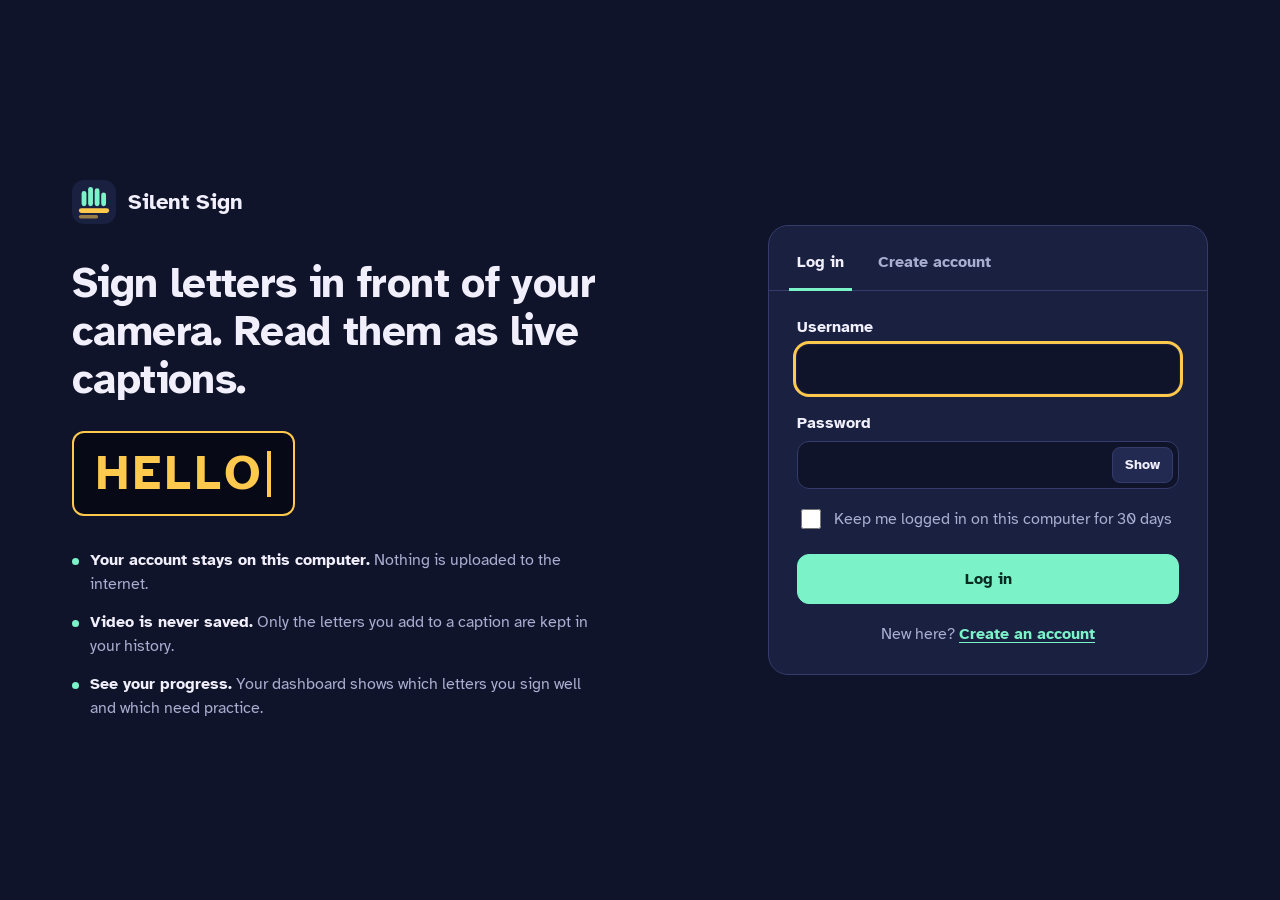
<file: login.html>
<!DOCTYPE html>
<html lang="en">
<head>
<meta charset="UTF-8">
<meta name="viewport" content="width=device-width, initial-scale=1, viewport-fit=cover">
<title>Log in · Silent Sign</title>
<link rel="icon" href="assets/logo.svg" type="image/svg+xml">
<link rel="preconnect" href="https://fonts.googleapis.com">
<link rel="preconnect" href="https://fonts.gstatic.com" crossorigin>
<link href="https://fonts.googleapis.com/css2?family=Atkinson+Hyperlegible:ital,wght@0,400;0,700;1,400&display=swap" rel="stylesheet">
<link rel="stylesheet" href="css/style.css">
<link rel="stylesheet" href="css/auth.css">
</head>
<body class="auth-body">
<main class="auth">
  <section class="auth-intro" aria-labelledby="intro-title">
    <div class="brand">
      <img src="assets/logo.svg" alt="" width="44" height="44">
      <span class="brand-name">Silent Sign</span>
    </div>
    <h1 id="intro-title">Sign letters in front of your camera. Read them as live captions.</h1>
    <div class="caption-demo" aria-hidden="true">
      <span class="demo-letter">H</span><span class="demo-letter">E</span><span class="demo-letter">L</span><span class="demo-letter">L</span><span class="demo-letter">O</span><span class="caret"></span>
    </div>
    <ul class="intro-points">
      <li><strong>Your account stays on this computer.</strong> Nothing is uploaded to the internet.</li>
      <li><strong>Video is never saved.</strong> Only the letters you add to a caption are kept in your history.</li>
      <li><strong>See your progress.</strong> Your dashboard shows which letters you sign well and which need practice.</li>
    </ul>
  </section>

  <section class="auth-card" aria-label="Account">
    <div class="tabs" role="tablist" aria-label="Log in or create an account">
      <button type="button" role="tab" id="tab-login" aria-controls="auth-form" aria-selected="true">Log in</button>
      <button type="button" role="tab" id="tab-signup" aria-controls="auth-form" aria-selected="false" tabindex="-1">Create account</button>
    </div>

    <form id="auth-form" role="tabpanel" aria-labelledby="tab-login" novalidate>
      <h2 class="sr-only" id="form-title">Log in</h2>
      <div class="form-error" id="form-error" role="alert" hidden></div>

      <div class="field">
        <label for="username">Username</label>
        <input id="username" name="username" type="text" autocomplete="username" autocapitalize="none"
               spellcheck="false" required minlength="3" maxlength="32" aria-describedby="username-msg">
        <p class="field-msg" id="username-msg"></p>
      </div>

      <div class="field">
        <label for="password">Password</label>
        <div class="password-wrap">
          <input id="password" name="password" type="password" autocomplete="current-password"
                 required minlength="8" maxlength="128" aria-describedby="password-msg">
          <button type="button" class="reveal" id="reveal" aria-pressed="false" aria-controls="password">Show</button>
        </div>
        <p class="field-msg" id="password-msg"></p>
      </div>

      <div class="field" id="confirm-field" hidden>
        <label for="confirm">Confirm password</label>
        <input id="confirm" name="confirm" type="password" autocomplete="new-password" maxlength="128"
               aria-describedby="confirm-msg">
        <p class="field-msg" id="confirm-msg"></p>
      </div>

      <label class="check" id="remember-row">
        <input type="checkbox" id="remember">
        <span>Keep me logged in on this computer for 30 days</span>
      </label>

      <button type="submit" class="btn btn-primary btn-block" id="submit">Log in</button>
      <p class="switch-hint" id="switch-hint">New here? <button type="button" class="link" id="switch">Create an account</button></p>
    </form>
  </section>
</main>

<script src="js/api.js"></script>
<script src="js/login.js"></script>
</body>
</html>
</file>
<file: css/style.css>
/* Silent Sign - stylesheet
   Palette: indigo night base, caption amber for text the signer produced,
   landmark mint only for "a hand is being tracked", coral for errors. */

:root {
  --night: #10142B;
  --surface: #1A2040;
  --raised: #232A52;
  --line: #343C6B;
  --text: #F1EFFB;
  --muted: #A9ADCF;
  --amber: #FFC94D;
  --amber-ink: #2A1F00;
  --mint: #7CF2C9;
  --coral: #FF7A6B;

  --font: "Atkinson Hyperlegible", "Segoe UI", system-ui, -apple-system, sans-serif;
  --radius-lg: 20px;
  --radius-md: 12px;
  --radius-sm: 8px;
  --gap: clamp(14px, 2vw, 22px);
}

* { box-sizing: border-box; }

html { -webkit-text-size-adjust: 100%; }

body {
  margin: 0;
  min-height: 100vh;
  background: var(--night);
  color: var(--text);
  font-family: var(--font);
  font-size: 1rem;
  line-height: 1.5;
  padding: env(safe-area-inset-top, 0) env(safe-area-inset-right, 0)
           env(safe-area-inset-bottom, 0) env(safe-area-inset-left, 0);
}

h1, h2, h3, p { margin: 0; }

.sr-only {
  position: absolute; width: 1px; height: 1px; padding: 0; margin: -1px;
  overflow: hidden; clip: rect(0 0 0 0); white-space: nowrap; border: 0;
}

.skip-link {
  position: absolute; left: 12px; top: -60px; z-index: 50;
  background: var(--amber); color: var(--amber-ink); padding: 10px 14px;
  border-radius: var(--radius-sm); font-weight: 700; text-decoration: none;
}
.skip-link:focus { top: 12px; }

:focus-visible { outline: 3px solid var(--amber); outline-offset: 3px; }

/* ---------------------------------------------------------------- header */
.topbar {
  display: flex; align-items: center; justify-content: space-between;
  flex-wrap: wrap; gap: 14px;
  max-width: 1320px; margin: 0 auto;
  padding: 18px var(--gap) 10px;
}
.brand { display: flex; align-items: center; gap: 12px; }
.brand img { display: block; border-radius: 11px; }
.brand h1 { font-size: 1.45rem; font-weight: 700; letter-spacing: -0.01em; line-height: 1.1; }
.brand-sub { color: var(--muted); font-size: 0.92rem; }

.status-row { display: flex; flex-wrap: wrap; gap: 8px; }
.status-pill {
  display: inline-flex; align-items: center; gap: 8px;
  padding: 6px 12px; border-radius: 999px;
  background: var(--surface); border: 1px solid var(--line);
  font-size: 0.88rem; color: var(--muted);
}
.status-pill .dot { width: 9px; height: 9px; border-radius: 50%; background: var(--muted); flex: none; }
.status-pill[data-state="ok"] .dot,
.status-pill[data-state="live"] .dot,
.status-pill[data-state="running"] .dot { background: var(--mint); }
.status-pill[data-state="ok"],
.status-pill[data-state="live"],
.status-pill[data-state="running"] { color: var(--text); }
.status-pill[data-state="paused"] .dot,
.status-pill[data-state="requesting"] .dot,
.status-pill[data-state="checking"] .dot { background: var(--amber); }
.status-pill[data-state="error"] .dot { background: var(--coral); }
.status-pill[data-state="error"] { color: var(--text); border-color: var(--coral); }
.status-pill[data-state="running"] .dot { animation: pulse 1.6s ease-in-out infinite; }

@keyframes pulse { 50% { opacity: 0.35; } }

/* ---------------------------------------------------------------- banner */
#banner {
  max-width: 1320px;
  margin: 6px auto 0;
  width: calc(100% - 2 * var(--gap));
  display: flex; gap: 14px; align-items: center; flex-wrap: wrap;
  padding: 12px 16px;
  border: 1px solid var(--coral);
  border-radius: var(--radius-md);
  background: rgba(255, 122, 107, 0.12);
}
#banner[hidden] { display: none; }
#banner p { flex: 1 1 320px; }
#banner button[hidden] { display: none; }

/* ---------------------------------------------------------------- layout */
.layout {
  max-width: 1320px; margin: 0 auto;
  padding: 12px var(--gap) 40px;
  display: grid;
  grid-template-columns: minmax(0, 1.75fr) minmax(300px, 1fr);
  grid-template-areas:
    "stage   reading"
    "caption caption"
    "reply   reply"
    "letters about";
  gap: var(--gap);
}
.stage { grid-area: stage; min-width: 0; }
.reading { grid-area: reading; }
.caption-strip { grid-area: caption; }
.reply { grid-area: reply; }
.letters { grid-area: letters; }
.about { grid-area: about; }

.reading, .letters, .about, .reply {
  background: var(--surface);
  border: 1px solid var(--line);
  border-radius: var(--radius-lg);
  padding: 20px;
}
.panel-title { font-size: 1.05rem; font-weight: 700; margin-bottom: 14px; }
.panel-subtitle { font-size: 0.95rem; font-weight: 700; margin: 22px 0 10px; color: var(--muted); }
.muted { color: var(--muted); }

/* ---------------------------------------------------------------- camera */
.video-frame {
  position: relative;
  aspect-ratio: 4 / 3;
  background: #0A0D1F;
  border: 1px solid var(--line);
  border-radius: var(--radius-lg);
  overflow: hidden;
}
.video-frame[data-state="live"] { border-color: #2F5F57; }
.video-frame video,
.video-frame canvas {
  position: absolute; inset: 0; width: 100%; height: 100%;
  object-fit: cover;
  transform: scaleX(-1);          /* mirror so it behaves like a mirror */
}
.video-frame video { opacity: 0; transition: opacity 0.3s; }
.video-frame[data-state="live"] video { opacity: 1; }

.video-empty, .video-message {
  position: absolute; inset: 0;
  display: flex; flex-direction: column; justify-content: center;
  padding: clamp(20px, 5vw, 56px);
  gap: 16px;
}
.video-empty h2, .video-message h2 { font-size: clamp(1.3rem, 2.6vw, 1.9rem); line-height: 1.2; max-width: 22ch; }
.video-message[hidden], .video-empty[hidden] { display: none; }
.video-message { background: rgba(16, 20, 43, 0.94); align-items: flex-start; }
.video-message p { color: var(--muted); max-width: 60ch; }

.steps { margin: 0; padding-left: 1.4em; display: grid; gap: 8px; max-width: 58ch; }
.steps li::marker { color: var(--amber); font-weight: 700; }
.hint { color: var(--muted); font-size: 0.92rem; }

.hand-chip {
  position: absolute; left: 14px; bottom: 14px;
  padding: 6px 12px; border-radius: 999px;
  background: rgba(16, 20, 43, 0.82); border: 1px solid var(--line);
  font-size: 0.9rem;
}
.hand-chip[data-hands="1"], .hand-chip[data-hands="2"] { border-color: var(--mint); color: var(--mint); }
.hand-chip[hidden] { display: none; }

.controls { display: flex; flex-wrap: wrap; gap: 10px; margin-top: 14px; align-items: center; }

/* ---------------------------------------------------------------- buttons */
.btn {
  font: inherit; font-weight: 700; font-size: 0.97rem;
  min-height: 44px; padding: 10px 18px;
  border-radius: var(--radius-md);
  border: 1px solid var(--line);
  background: var(--raised); color: var(--text);
  cursor: pointer;
}
.btn:hover:not(:disabled) { border-color: var(--muted); }
.btn:active:not(:disabled) { transform: translateY(1px); }
.btn:disabled { opacity: 0.45; cursor: not-allowed; }
.btn-primary { background: var(--mint); border-color: var(--mint); color: #062B20; }
.btn-primary:hover:not(:disabled) { border-color: #fff; }
.btn-primary[data-variant="stop"] { background: transparent; color: var(--coral); border-color: var(--coral); }
.btn-accent { background: var(--amber); border-color: var(--amber); color: var(--amber-ink); }
.btn-accent:hover:not(:disabled) { border-color: #fff; }
.btn-small { min-height: 36px; padding: 6px 12px; font-size: 0.9rem; }

.select-wrap select {
  font: inherit; min-height: 44px; padding: 8px 12px; max-width: 260px;
  border-radius: var(--radius-md); border: 1px solid var(--line);
  background: var(--raised); color: var(--text);
}
.select-wrap[hidden] { display: none; }

/* ---------------------------------------------------------------- settings */
.settings { margin-top: 14px; border: 1px solid var(--line); border-radius: var(--radius-md); background: var(--surface); }
.settings summary { cursor: pointer; padding: 12px 16px; font-weight: 700; }
.settings-body { padding: 4px 16px 16px; display: grid; gap: 14px; }
.check { display: flex; gap: 10px; align-items: flex-start; }
.check input { width: 20px; height: 20px; margin-top: 2px; accent-color: var(--mint); flex: none; }
.check span { color: var(--muted); }
.check strong { color: var(--text); font-weight: 400; display: block; }
.range { display: grid; gap: 6px; }
.range input { width: 100%; accent-color: var(--amber); }
.range output { font-weight: 700; color: var(--amber); }

/* ---------------------------------------------------------------- now seeing */
.now { display: flex; gap: 18px; align-items: center; }
.ring { position: relative; width: 132px; height: 132px; flex: none; }
.ring svg { width: 100%; height: 100%; transform: rotate(-90deg); }
.ring-track { fill: none; stroke: var(--raised); stroke-width: 9; }
.ring-fill {
  fill: none; stroke: var(--amber); stroke-width: 9; stroke-linecap: round;
  stroke-dasharray: 326.73;
  stroke-dashoffset: calc(326.73 * (1 - var(--p)));
  transition: stroke-dashoffset 0.12s linear;
}
.ring[data-locked="true"] .ring-fill { stroke: var(--mint); }
.now-letter {
  position: absolute; inset: 0; display: grid; place-items: center;
  font-size: 3.6rem; font-weight: 700; line-height: 1;
}
.now-letter[data-kind="none"] { color: var(--line); }
.now-letter[data-kind="uncertain"] { color: var(--muted); font-style: italic; font-weight: 400; }
.now-letter[data-kind="confident"] { color: var(--text); }
.now-letter[data-kind="committed"] { color: var(--amber); }

.now-detail { flex: 1; min-width: 0; }
.now-state { font-size: 1.02rem; min-height: 3em; }
.meter { position: relative; height: 10px; border-radius: 99px; background: var(--raised); margin-top: 10px; overflow: visible; }
.meter-fill { height: 100%; width: 0; border-radius: 99px; background: var(--muted); transition: width 0.12s linear; }
.meter-fill[data-ok="true"] { background: var(--mint); }
.meter-mark { position: absolute; top: -4px; width: 2px; height: 18px; background: var(--text); left: 50%; }
.meter-label { margin-top: 8px; font-size: 0.9rem; }

.alts { margin-top: 12px; color: var(--muted); font-size: 0.92rem; min-height: 1.5em; }

.history { list-style: none; margin: 0; padding: 0; display: flex; flex-wrap: wrap; gap: 8px; }
.history li {
  display: flex; flex-direction: column; align-items: center;
  min-width: 52px; padding: 6px 8px; border-radius: var(--radius-sm);
  background: var(--raised); border: 1px solid var(--line);
}
.history li b { font-size: 1.35rem; color: var(--amber); line-height: 1.2; }
.history li small { color: var(--muted); font-size: 0.76rem; }
.history-empty { color: var(--muted); font-size: 0.92rem; }
.history-empty[hidden] { display: none; }

/* ---------------------------------------------------------------- caption: the one loud element */
.caption-strip {
  background: #070916;
  border: 2px solid var(--amber);
  border-radius: var(--radius-lg);
  padding: 18px clamp(18px, 3vw, 32px) 20px;
}
.caption-head { display: flex; justify-content: space-between; align-items: baseline; gap: 12px; }
.caption-head h2 { font-size: 1rem; color: var(--amber); font-weight: 700; }
.caption-count { color: var(--muted); font-size: 0.9rem; }
.caption-text {
  margin: 10px 0 16px;
  min-height: 1.3em;
  font-size: clamp(2rem, 5.2vw, 3.6rem);
  font-weight: 700;
  line-height: 1.25;
  letter-spacing: 0.06em;
  color: var(--amber);
  word-break: break-word;
  white-space: pre-wrap;
}
.caption-text:focus { outline: none; }
.caption-text:focus-visible { outline: 3px solid var(--amber); outline-offset: 6px; border-radius: 6px; }
.caret {
  display: inline-block; width: 0.08em; height: 0.95em; margin-left: 0.04em;
  background: var(--amber); vertical-align: -0.1em;
  animation: blink 1.1s steps(1) infinite;
}
@keyframes blink { 50% { opacity: 0; } }
.caption-placeholder { color: #4A4F7A; font-weight: 400; letter-spacing: 0; font-size: 0.6em; margin-left: 0.3em; }
.caption-placeholder[hidden] { display: none; }
.caption-content .new { animation: arrive 0.45s ease-out; }
@keyframes arrive { from { color: #fff; text-shadow: 0 0 18px var(--amber); } }

.caption-actions { display: flex; flex-wrap: wrap; gap: 10px; align-items: center; }
.caption-actions .spacer { flex: 1; }
.shortcuts { margin-top: 12px; color: var(--muted); font-size: 0.86rem; }
kbd {
  font: inherit; font-size: 0.82rem; font-weight: 700;
  padding: 1px 6px; border-radius: 5px;
  border: 1px solid var(--line); background: var(--raised); color: var(--text);
}

/* ---------------------------------------------------------------- letters */
.letter-grid {
  list-style: none; margin: 0; padding: 0;
  display: grid; grid-template-columns: repeat(auto-fill, minmax(44px, 1fr)); gap: 8px;
}
.letter-grid li {
  aspect-ratio: 1; display: grid; place-items: center;
  border-radius: var(--radius-sm); font-weight: 700; font-size: 1.15rem;
  background: var(--raised); border: 1px solid var(--line);
}
.letter-grid li button {
  width: 100%; height: 100%; display: grid; place-items: center;
  font: inherit; font-weight: 700; color: inherit;
  background: none; border: 0; border-radius: inherit; cursor: pointer;
}
.letter-grid li button:hover { background: rgba(255, 255, 255, 0.06); }
.letter-grid li[data-status="weak"] { border-color: var(--amber); border-style: dashed; }
.letter-grid li[data-status="missing"] { background: transparent; color: #565C8C; border-style: dotted; font-weight: 400; }
.letter-grid li[data-flash="true"] { background: var(--amber); color: var(--amber-ink); }
.legend { margin-top: 14px; color: var(--muted); font-size: 0.88rem; display: flex; flex-wrap: wrap; gap: 6px 14px; align-items: center; }
.legend-item { display: inline-flex; align-items: center; gap: 6px; white-space: nowrap; }
.key { display: inline-block; width: 14px; height: 14px; border-radius: 4px; border: 1px solid var(--line); flex: none; }
.key-ok { background: var(--raised); }
.key-weak { border: 1px dashed var(--amber); }
.key-missing { background: transparent; border-style: dotted; }

/* ---------------------------------------------------------------- about */
.about p { color: var(--muted); max-width: 70ch; }
.about p strong { color: var(--text); }
.stats { display: grid; grid-template-columns: repeat(3, 1fr); gap: 10px; margin: 16px 0; }
.stats div { background: var(--raised); border-radius: var(--radius-md); padding: 12px; }
.stats dt { color: var(--muted); font-size: 0.84rem; }
.stats dd { margin: 4px 0 0; font-size: 1.5rem; font-weight: 700; }
.fine { font-size: 0.86rem; }

/* ---------------------------------------------------------------- toast */
.toast {
  position: fixed; left: 50%; bottom: calc(22px + env(safe-area-inset-bottom, 0px));
  transform: translateX(-50%);
  display: flex; gap: 14px; align-items: center;
  background: var(--text); color: var(--night);
  padding: 10px 12px 10px 18px; border-radius: var(--radius-md);
  font-weight: 700; box-shadow: 0 10px 30px rgba(0, 0, 0, 0.45);
  z-index: 40; max-width: calc(100vw - 32px);
}
.toast[hidden] { display: none; }
.toast .btn { background: var(--night); color: var(--text); border-color: var(--night); }

/* ---------------------------------------------------------------- recognizer: header, saving, suggestions */
.topbar .app-nav { margin-right: auto; margin-left: 12px; }
.topbar .status-row { order: 3; }
.topbar .user-menu { order: 4; }
.settings-saved { font-weight: 400; color: var(--muted); font-size: 0.86rem; margin-left: 8px; }

.caption-meta { display: flex; flex-wrap: wrap; gap: 4px 14px; justify-content: flex-end; align-items: baseline; }
.save-state { font-size: 0.86rem; color: var(--muted); }
.save-state[data-state="saved"]::before { content: "✓ "; color: var(--mint); }
.save-state[data-state="offline"], .save-state[data-state="error"] { color: var(--coral); }

.suggestions { display: flex; flex-wrap: wrap; align-items: center; gap: 8px 10px; margin: -4px 0 16px; }
.suggestions[hidden] { display: none; }
.suggestions-label { color: var(--muted); font-size: 0.92rem; }
#suggestion-buttons { display: contents; }
.suggestion {
  display: inline-flex; align-items: center; gap: 8px;
  font: inherit; font-size: 1.12rem; letter-spacing: 0.06em;
  min-height: 44px; padding: 6px 14px 6px 8px;
  color: var(--text); background: var(--raised);
  border: 1px solid var(--line); border-radius: var(--radius-md); cursor: pointer;
}
.suggestion:hover { border-color: var(--amber); }
.suggestion .typed { color: var(--amber); font-weight: 700; }
.suggestion kbd { letter-spacing: 0; }

/* ---------------------------------------------------------------- reply: letter reference */
.reply-head { display: flex; justify-content: space-between; gap: 12px; }
.reply-head .panel-title { margin-bottom: 4px; }
.reply-form { display: flex; flex-wrap: wrap; gap: 10px; margin: 16px 0 6px; }
.reply-form input {
  flex: 1 1 280px; min-width: 0;
  font: inherit; font-size: 1.05rem; letter-spacing: 0.04em; text-transform: uppercase;
  min-height: 48px; padding: 10px 14px;
  color: var(--text); background: var(--night);
  border: 1px solid var(--line); border-radius: var(--radius-md);
}
.reply-form input::placeholder { text-transform: none; letter-spacing: 0; color: #6C72A0; }
.reply-form input:focus-visible { outline: 3px solid var(--amber); outline-offset: 1px; }

.ref-output { list-style: none; margin: 16px 0 0; padding: 0; display: flex; flex-wrap: wrap; gap: 14px 26px; }
.ref-output[hidden] { display: none; }
.ref-word ol { list-style: none; margin: 0; padding: 0; display: flex; flex-wrap: wrap; gap: 8px; }
.ref-card {
  width: 112px; display: flex; flex-direction: column; align-items: center; gap: 6px;
  padding: 6px; border-radius: var(--radius-md);
  background: var(--raised); border: 2px solid transparent;
}
.ref-card img { display: block; width: 100px; height: 100px; object-fit: cover; border-radius: var(--radius-sm); }
.ref-card b { font-size: 1.3rem; line-height: 1; }
.ref-card.ref-current { border-color: var(--amber); }
.ref-missing-box {
  width: 100px; height: 100px; display: grid; place-items: center; text-align: center;
  border: 2px dashed var(--line); border-radius: var(--radius-sm);
  color: var(--muted); font-size: 0.86rem;
}
.ref-note { margin-top: 12px; color: var(--muted); font-size: 0.92rem; min-height: 1.2em; }
.ref-note:empty { min-height: 0; margin: 0; }

.ref-viewer {
  margin-top: 16px; padding: 16px; border-radius: var(--radius-lg);
  background: #070916; border: 2px solid var(--amber);
  display: flex; align-items: center; gap: 22px; flex-wrap: wrap;
}
.ref-viewer[hidden] { display: none; }
.ref-viewer img { width: 220px; height: 220px; object-fit: cover; border-radius: var(--radius-md); display: block; }
.ref-viewer[data-missing="true"] img, .ref-viewer[data-space="true"] img { visibility: hidden; }
.ref-viewer div { display: grid; gap: 6px; }
.ref-viewer b { font-size: 4.5rem; line-height: 1; color: var(--amber); min-height: 1em; }
.ref-viewer span { color: var(--muted); }

/* Header: drop the subtitle before the row overflows, then give the status
   pills their own row instead of stranding the user menu on a line alone. */
@media (max-width: 1399px) {
  .topbar:has(.app-nav) .brand-sub { display: none; }
}
@media (max-width: 1180px) {
  .topbar .status-row { order: 5; width: 100%; }
}

@media (max-width: 560px) {
  .ref-card { width: 88px; }
  .ref-card img, .ref-missing-box { width: 76px; height: 76px; }
  .ref-viewer img { width: 160px; height: 160px; }
  .topbar .app-nav { margin-left: 0; order: 5; width: 100%; }
}

/* ---------------------------------------------------------------- shared: navigation and account */
a.brand { color: inherit; text-decoration: none; }
.brand-title { display: block; font-size: 1.45rem; font-weight: 700; letter-spacing: -0.01em; line-height: 1.1; }
.app-nav { display: flex; gap: 4px; }
.app-nav a {
  color: var(--muted); text-decoration: none; font-weight: 700;
  padding: 9px 14px; border-radius: var(--radius-md);
}
.app-nav a:hover { color: var(--text); background: var(--surface); }
.app-nav a[aria-current="page"] { color: var(--text); background: var(--raised); }
.user-menu { display: flex; align-items: center; gap: 10px; }
.user-name { color: var(--muted); font-size: 0.95rem; max-width: 18ch; overflow: hidden; text-overflow: ellipsis; white-space: nowrap; }
.user-name::before {
  content: ""; display: inline-block; width: 8px; height: 8px; border-radius: 50%;
  background: var(--mint); margin-right: 8px; vertical-align: 1px;
}
.btn-danger { background: transparent; color: var(--coral); border-color: var(--coral); }
.btn-danger:hover:not(:disabled) { background: rgba(255, 122, 107, 0.12); border-color: var(--coral); }
.btn-quiet { background: transparent; }
a.btn { display: inline-flex; align-items: center; justify-content: center; text-decoration: none; }

/* ---------------------------------------------------------------- shared: form fields */
.field { margin-bottom: 18px; }
.field label { display: block; font-weight: 700; margin-bottom: 6px; }
.field input {
  width: 100%;
  font: inherit; font-size: 1.02rem;
  min-height: 48px; padding: 10px 14px;
  color: var(--text); background: var(--night);
  border: 1px solid var(--line); border-radius: var(--radius-md);
}
.field input:hover { border-color: #4A5390; }
.field input:focus-visible { outline: 3px solid var(--amber); outline-offset: 1px; border-color: transparent; }
.field input[aria-invalid="true"] { border-color: var(--coral); }
.field[hidden] { display: none; }
.field-msg { min-height: 1.2em; margin-top: 6px; font-size: 0.88rem; color: var(--muted); }
.field-msg:empty { min-height: 0; margin: 0; }
.field-msg[data-error="true"] { color: var(--coral); }


/* ---------------------------------------------------------------- responsive */
@media (max-width: 980px) {
  .layout {
    grid-template-columns: minmax(0, 1fr);
    grid-template-areas: "stage" "reading" "caption" "reply" "letters" "about";
  }
}
@media (max-width: 560px) {
  /* Let instructions and error text set the height instead of being
     clipped by the 4:3 video box while no video is showing. */
  .video-frame:not([data-state="live"]) { aspect-ratio: auto; min-height: 260px; }
  .video-frame:not([data-state="live"]) .video-empty,
  .video-frame:not([data-state="live"]) .video-message { position: relative; }
  .video-frame:not([data-state="live"]) video,
  .video-frame:not([data-state="live"]) canvas { display: none; }
  .now { flex-direction: column; align-items: stretch; }
  .ring { margin: 0 auto; }
  .stats { grid-template-columns: 1fr; }
  .caption-actions .btn { flex: 1 1 calc(50% - 10px); }
  .caption-actions .spacer { display: none; }
  .status-pill { font-size: 0.8rem; }
  .video-empty .steps, .video-empty .hint { font-size: 0.92rem; }
}

@media (prefers-reduced-motion: reduce) {
  *, *::before, *::after { animation: none !important; transition: none !important; }
}
</file>
<file: css/auth.css>
/* Silent Sign - login / sign-up page. Builds on the tokens in style.css. */

.auth-body { display: flex; min-height: 100vh; }

.auth {
  flex: 1;
  display: grid;
  grid-template-columns: minmax(0, 1.15fr) minmax(320px, 440px);
  gap: clamp(28px, 6vw, 88px);
  align-items: center;
  max-width: 1180px;
  margin: 0 auto;
  padding: clamp(24px, 6vh, 72px) var(--gap);
}

/* ---------------------------------------------------------------- intro */
.auth-intro .brand { display: flex; align-items: center; gap: 12px; margin-bottom: 36px; }
.auth-intro .brand img { border-radius: 12px; display: block; }
.brand-name { font-size: 1.35rem; font-weight: 700; }

.auth-intro h1 {
  font-size: clamp(1.7rem, 3.6vw, 2.6rem);
  line-height: 1.15;
  letter-spacing: -0.015em;
  max-width: 20ch;
}

.caption-demo {
  margin: 28px 0 32px;
  padding: 14px 22px;
  display: inline-flex; align-items: center;
  background: #070916;
  border: 2px solid var(--amber);
  border-radius: var(--radius-md);
  font-size: clamp(2rem, 4.6vw, 3rem);
  font-weight: 700;
  letter-spacing: 0.08em;
  color: var(--amber);
  line-height: 1.1;
}
.demo-letter { opacity: 0; animation: letter-in 0.35s ease-out forwards; }
.demo-letter:nth-child(1) { animation-delay: 0.3s; }
.demo-letter:nth-child(2) { animation-delay: 1.0s; }
.demo-letter:nth-child(3) { animation-delay: 1.7s; }
.demo-letter:nth-child(4) { animation-delay: 2.4s; }
.demo-letter:nth-child(5) { animation-delay: 3.1s; }
@keyframes letter-in { from { opacity: 0; color: #fff; text-shadow: 0 0 16px var(--amber); } to { opacity: 1; } }

.intro-points { list-style: none; margin: 0; padding: 0; display: grid; gap: 14px; max-width: 52ch; }
.intro-points li { color: var(--muted); padding-left: 18px; position: relative; }
.intro-points li::before {
  content: ""; position: absolute; left: 0; top: 0.62em;
  width: 7px; height: 7px; border-radius: 50%; background: var(--mint);
}
.intro-points strong { color: var(--text); }

/* ---------------------------------------------------------------- card */
.auth-card {
  background: var(--surface);
  border: 1px solid var(--line);
  border-radius: var(--radius-lg);
  padding: 8px 28px 28px;
}

.tabs { display: flex; border-bottom: 1px solid var(--line); margin: 0 -28px 24px; padding: 0 20px; }
.tabs [role="tab"] {
  font: inherit; font-weight: 700; color: var(--muted);
  background: none; border: 0; cursor: pointer;
  padding: 16px 8px 14px; margin-right: 18px;
  border-bottom: 3px solid transparent; margin-bottom: -1px;
}
.tabs [role="tab"][aria-selected="true"] { color: var(--text); border-bottom-color: var(--mint); }
.tabs [role="tab"]:hover { color: var(--text); }

.password-wrap { position: relative; }
.password-wrap input { padding-right: 76px; }
.reveal {
  position: absolute; right: 6px; top: 50%; transform: translateY(-50%);
  font: inherit; font-size: 0.9rem; font-weight: 700;
  min-height: 36px; padding: 4px 12px;
  color: var(--text); background: var(--raised);
  border: 1px solid var(--line); border-radius: var(--radius-sm); cursor: pointer;
}

.form-error {
  margin-bottom: 18px; padding: 10px 14px;
  border: 1px solid var(--coral); border-radius: var(--radius-md);
  background: rgba(255, 122, 107, 0.12);
}
.form-error[hidden] { display: none; }

.auth-card .check { margin: 4px 0 22px; }
.auth-card .check[hidden] { display: none; }
.btn-block { width: 100%; min-height: 50px; font-size: 1.02rem; }

.switch-hint { margin-top: 18px; text-align: center; color: var(--muted); }
.link {
  font: inherit; font-weight: 700; color: var(--mint);
  background: none; border: 0; padding: 0; cursor: pointer;
  text-decoration: underline; text-underline-offset: 3px;
}

@media (max-width: 860px) {
  .auth { grid-template-columns: minmax(0, 1fr); align-items: start; }
  .auth-intro .brand { margin-bottom: 20px; }
  .caption-demo { margin: 18px 0 20px; }
  .intro-points { display: none; }
  .auth-card { padding: 8px 20px 22px; }
  .tabs { margin: 0 -20px 20px; padding: 0 12px; }
}

@media (prefers-reduced-motion: reduce) {
  .demo-letter { opacity: 1; animation: none; }
}
</file>
